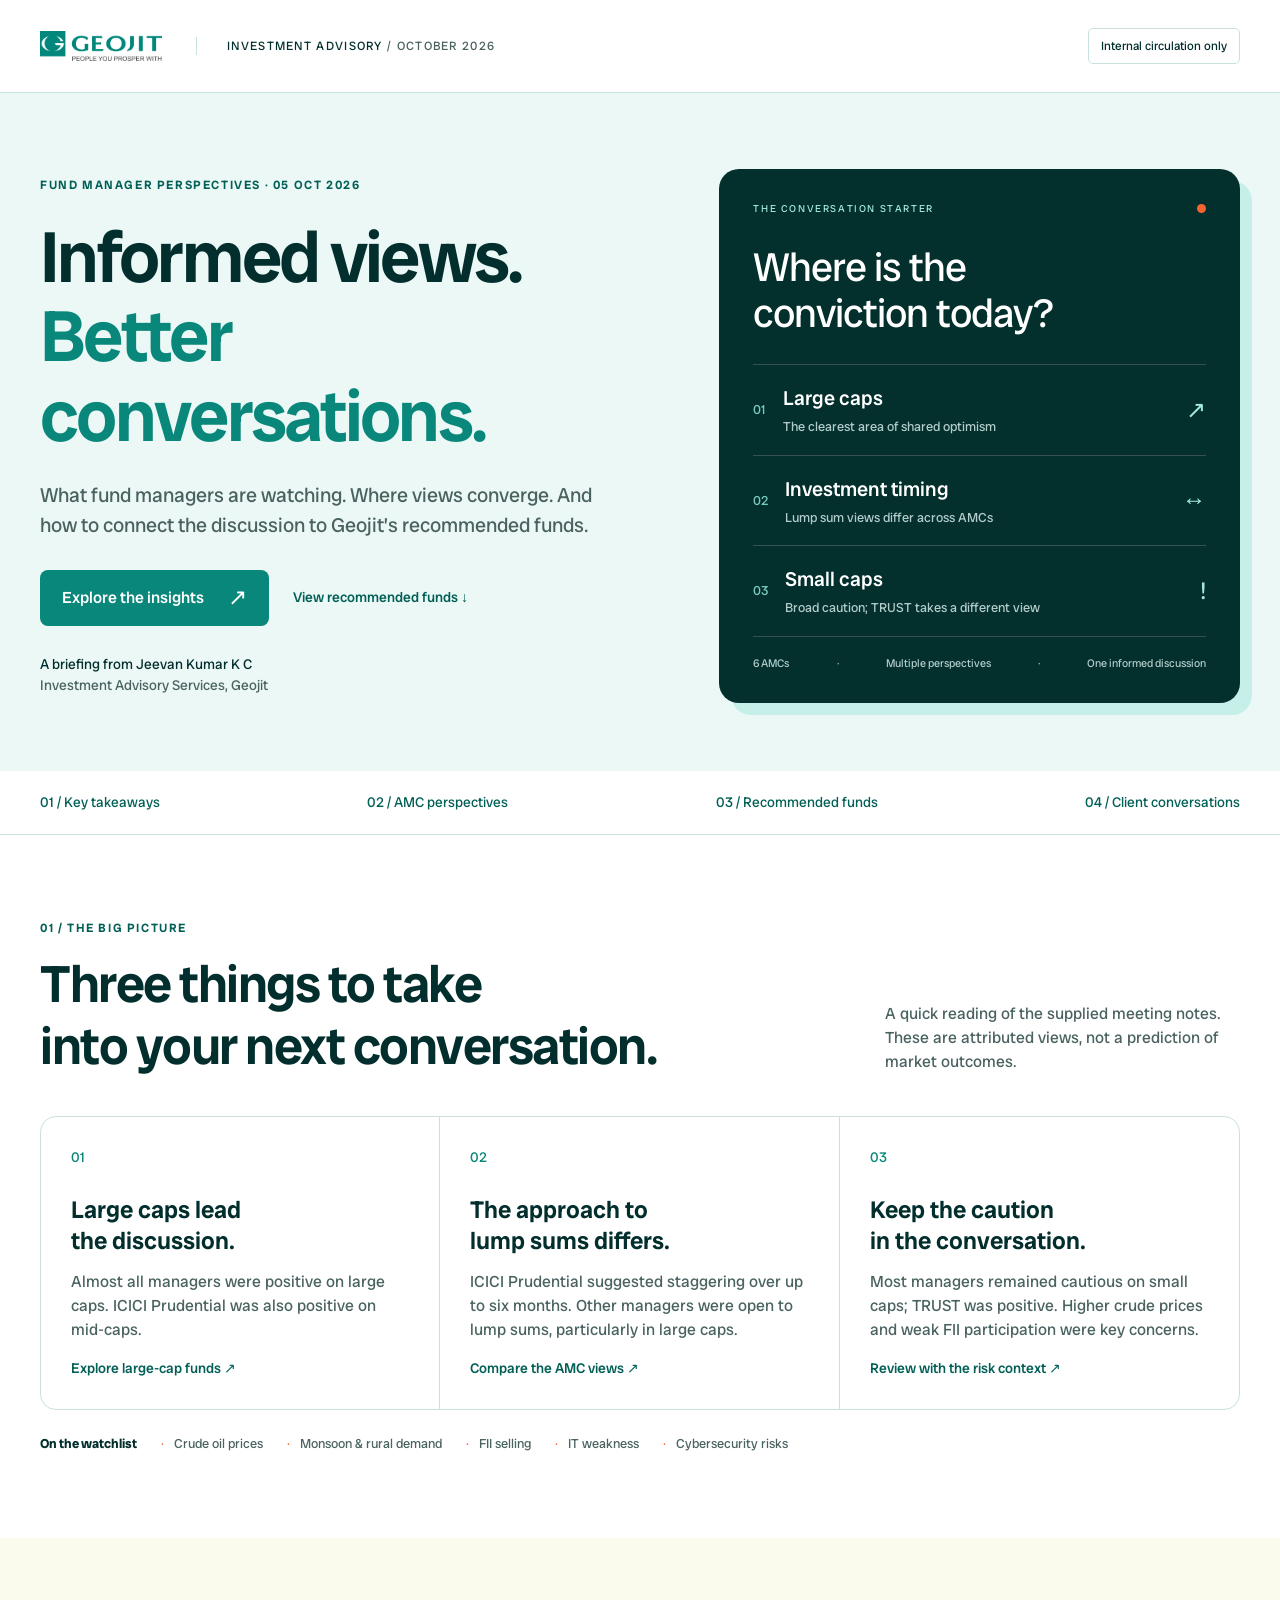
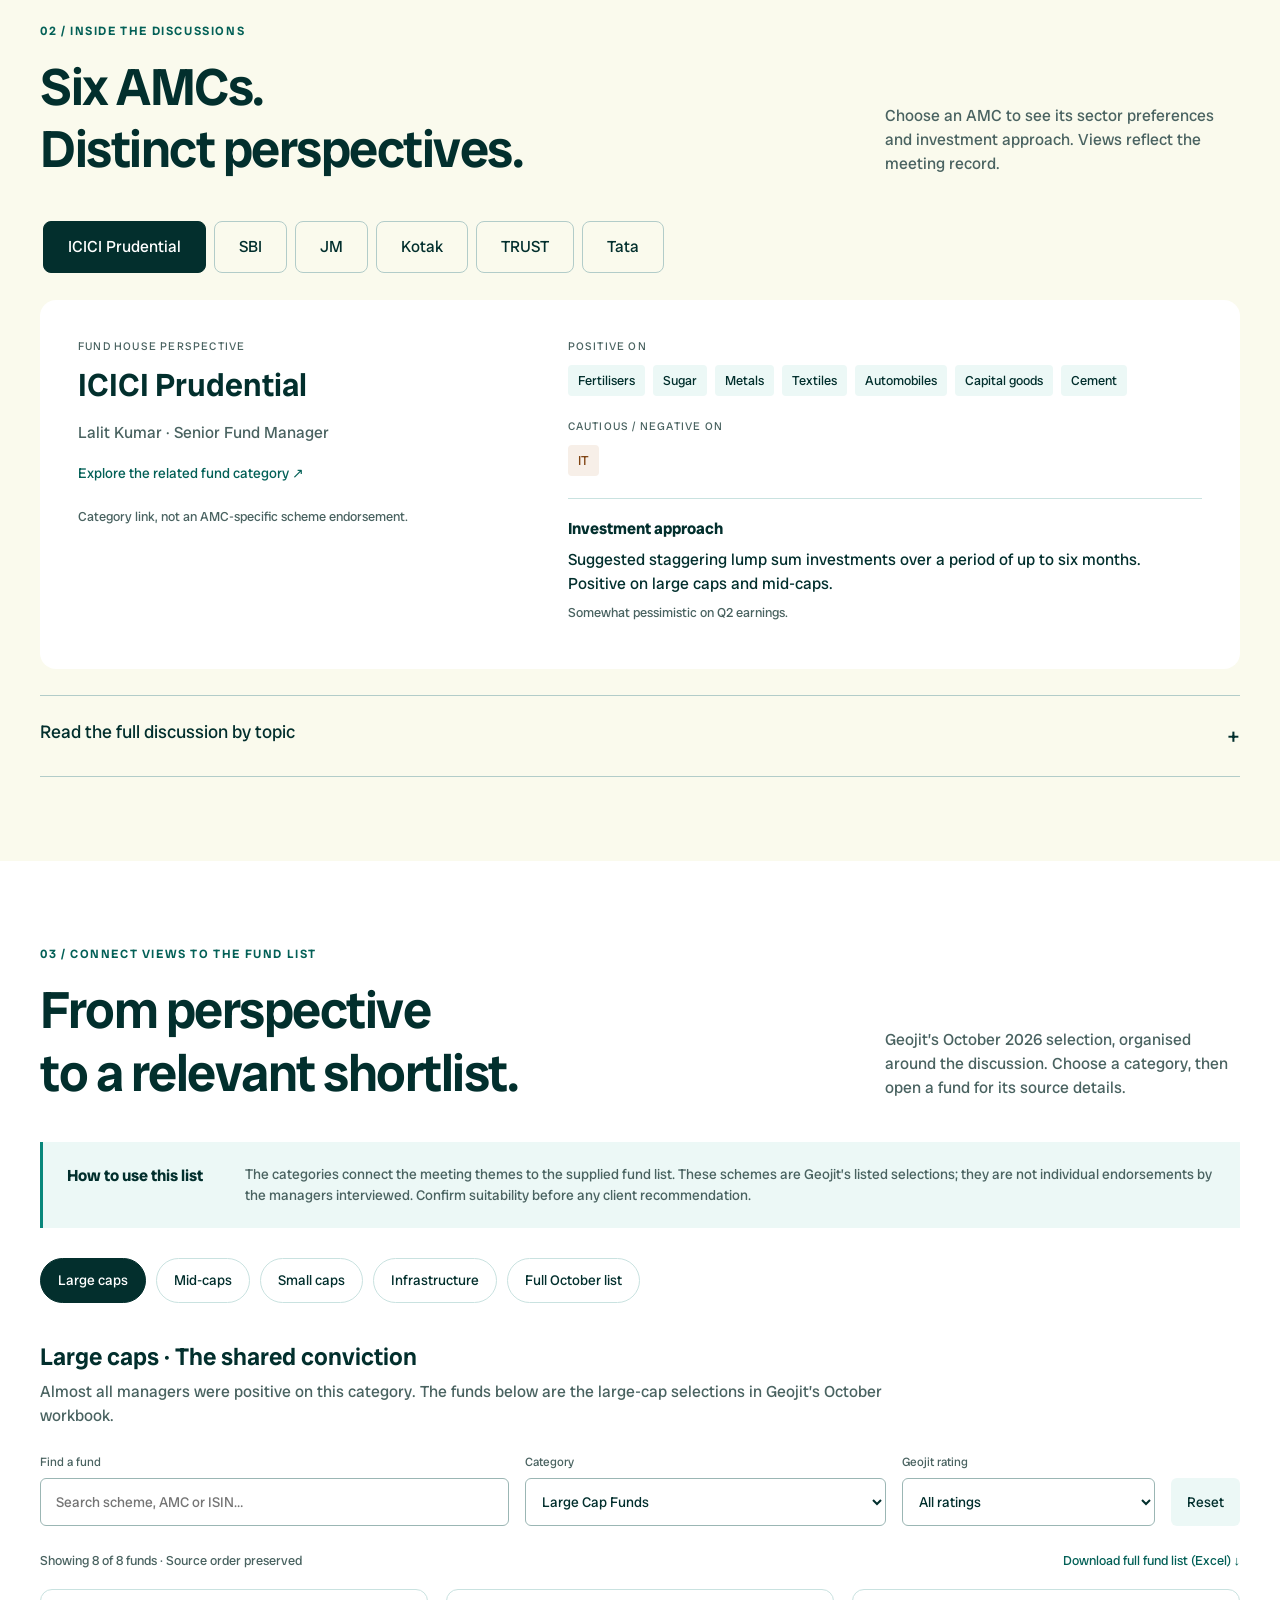
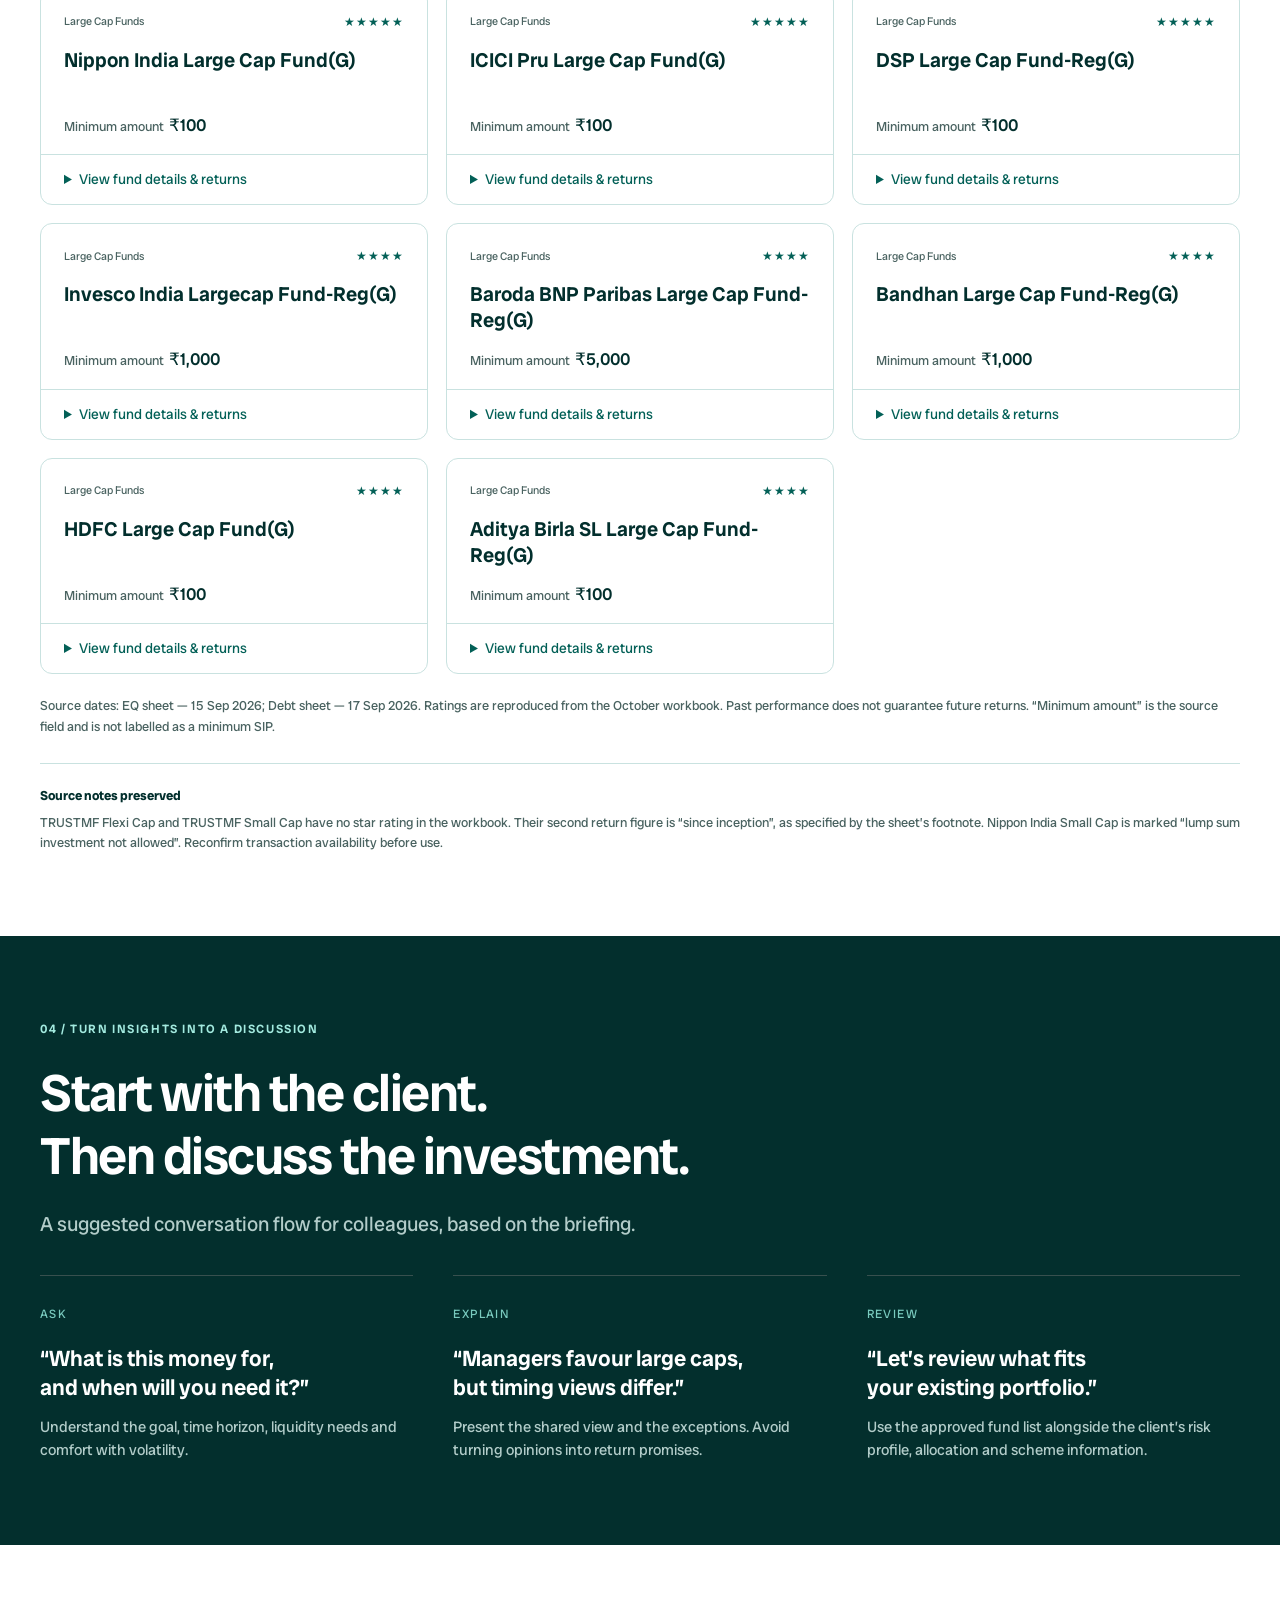
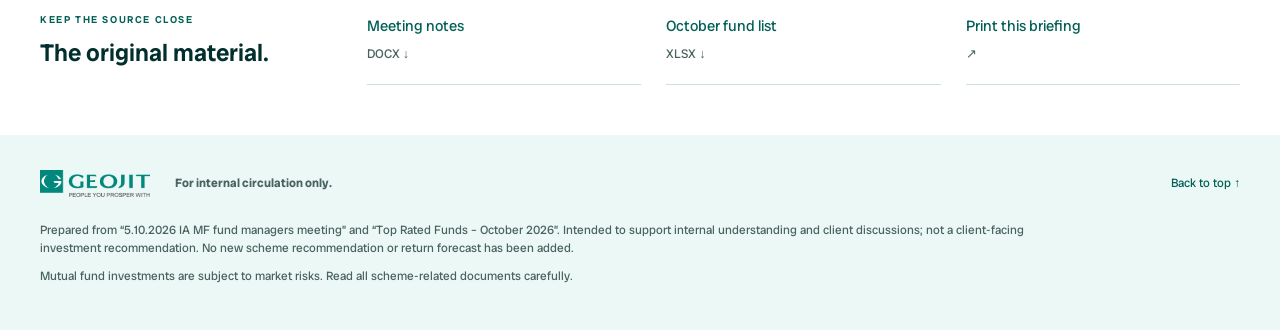
<file: index.html>
<!doctype html><html lang="en"><head><meta charset="utf-8"><meta name="viewport" content="width=device-width,initial-scale=1"><meta name="robots" content="noindex,nofollow"><meta name="theme-color" content="#032f2d"><title>Fund Manager Perspectives | Geojit</title><meta name="description" content="Internal investment advisory briefing: fund manager perspectives and Geojit's October 2026 fund selection."><link rel="stylesheet" href="assets/fonts.css"><link rel="stylesheet" href="style.css"></head><body>
<a class="skip" href="#main">Skip to content</a><header><div class="wrap header"><a href="#" aria-label="Geojit home"><img src="assets/geojit-logo.png" width="122" alt="Geojit"></a><span class="edition">INVESTMENT ADVISORY <span>/ OCTOBER 2026</span></span><span class="internal">Internal circulation only</span></div></header>
<main id="main"><section class="hero"><div class="wrap hero-grid"><div><p class="eyebrow">FUND MANAGER PERSPECTIVES · 05 OCT 2026</p><h1>Informed views.<br><em>Better conversations.</em></h1><p class="lead">What fund managers are watching. Where views converge. And how to connect the discussion to Geojit’s recommended funds.</p><div class="actions"><a class="button" href="#takeaways">Explore the insights <span>↗</span></a><a class="text-link" href="#funds">View recommended funds ↓</a></div><p class="byline">A briefing from Jeevan Kumar K C<br><span>Investment Advisory Services, Geojit</span></p></div><aside class="hero-note"><div class="note-top"><span>THE CONVERSATION STARTER</span><span class="orange-dot"></span></div><p class="note-title">Where is the<br>conviction today?</p><div class="signal"><span>01</span><div><strong>Large caps</strong><small>The clearest area of shared optimism</small></div><span>↗</span></div><div class="signal"><span>02</span><div><strong>Investment timing</strong><small>Lump sum views differ across AMCs</small></div><span>↔</span></div><div class="signal"><span>03</span><div><strong>Small caps</strong><small>Broad caution; TRUST takes a different view</small></div><span>!</span></div><div class="note-foot">6 AMCs <span>·</span> Multiple perspectives <span>·</span> One informed discussion</div></aside></div></section>
<nav class="section-nav" aria-label="Page sections"><div class="wrap"><a href="#takeaways">01 / Key takeaways</a><a href="#perspectives">02 / AMC perspectives</a><a href="#funds">03 / Recommended funds</a><a href="#conversation">04 / Client conversations</a></div></nav>
<section class="wrap section" id="takeaways"><div class="section-intro"><div><p class="eyebrow">01 / THE BIG PICTURE</p><h2>Three things to take<br>into your next conversation.</h2></div><p>A quick reading of the supplied meeting notes. These are attributed views, not a prediction of market outcomes.</p></div><div class="takeaways"><article><span class="number">01</span><h3>Large caps lead<br>the discussion.</h3><p>Almost all managers were positive on large caps. ICICI Prudential was also positive on mid-caps.</p><a href="#funds" data-category="Large Cap Funds">Explore large-cap funds ↗</a></article><article><span class="number">02</span><h3>The approach to<br>lump sums differs.</h3><p>ICICI Prudential suggested staggering over up to six months. Other managers were open to lump sums, particularly in large caps.</p><a href="#perspectives">Compare the AMC views ↗</a></article><article><span class="number">03</span><h3>Keep the caution<br>in the conversation.</h3><p>Most managers remained cautious on small caps; TRUST was positive. Higher crude prices and weak FII participation were key concerns.</p><a href="#funds" data-category="Small Cap Funds">Review with the risk context ↗</a></article></div><div class="watch-strip"><strong>On the watchlist</strong><span>Crude oil prices</span><span>Monsoon & rural demand</span><span>FII selling</span><span>IT weakness</span><span>Cybersecurity risks</span></div></section>
<section class="tint" id="perspectives"><div class="wrap section"><div class="section-intro"><div><p class="eyebrow">02 / INSIDE THE DISCUSSIONS</p><h2>Six AMCs.<br>Distinct perspectives.</h2></div><p>Choose an AMC to see its sector preferences and investment approach. Views reflect the meeting record.</p></div><div class="amc-tabs" role="tablist" aria-label="AMC perspectives"></div><article class="amc-panel" id="amc-panel" role="tabpanel" tabindex="0"></article><details class="meeting"><summary>Read the full discussion by topic <span>+</span></summary><div class="topics" id="topics"><details><summary>Global Uncertainties/ Other concerns</summary><div class="answer">All the fund managers have shared their concerns on high crude oil price. According to them, crude prices are the real worry than geopolitical conflicts or wars. Weak monsoon is another threat (Tata and Kotak FMs highlighted this), due to this the rural demand will continue to face challenges. Continued FII selling remains an important factor to monitor. Weak performance in the IT sector has been a key factor affecting overall large cap fund performance. Growing concerns around data protection and cybersecurity remain an important business risk for many sectors.<br></div></details><details><summary>FPI/DII activities/Q1 corporate earnings and view about Q2 earnings</summary><div class="answer">Weak FII participation is expected to continue for 3rd quarter too. DIIs are supporting but it is limited. All fund managers believed that the Q1 earnings were either good or at least satisfactory. Few FMs think that the Q2 is expected to be reasonable, but Kotak and ICICI prudential fund managers are somewhat pessimistic on Q2.</div></details><details><summary>Sectoral view in general</summary><div class="answer">TRUST: Positive on industrials, financial services particularly with lending companies, consumer goods and health care. Negative on IT.<br>SBI: Positive on manufacturing, power, infrastructure, financial services but cautious with IT and Public sectors.<br>KOTAK: Positive on infrastructure, banking, manufacturing, and healthcare, while remaining cautious on IT, defence, insurance.<br>TATA: Positive on banking, manufacturing, pharmaceuticals, infrastructure, negative on IT<br>JM: Positive on manufacturing, export-oriented businesses, fintech. Cautious on banking and IT.<br>ICICI Pru: Positive on fertilisers, sugar, metals, textiles, automobiles, capital goods, and cement sectors while negative on IT.</div></details><details><summary>View on lumpsum/staggered investments</summary><div class="answer">ICICI has suggested to stagger the lumpsum investments for a period up to 6 months while all other fund managers have given green signal for lumpsum investments especially in large-cap funds. Trust and JM welcome lumpsum in all caps of funds.</div></details><details><summary>View on prominent MF categories/which categories are better in the prevailing market condition</summary><div class="answer">Almost all the FMs are positive on large caps, and they expect the long-term return from the segment to be around 12% to 13%, while 15% returns would be considered as a good outcome. ICICI is positive on mid-caps too whereas almost all the managers were of the view that small caps are still not in the safer zone to infuse money. Trust shared a different view; they are very positive on small caps.<br>A general view is that the SIFs can be considered for investors with appropriate risk appetite (as an alternative for small caps and micro caps).<br></div></details><details><summary>View on HDFC Bank&#x27;s recent developments</summary><div class="answer">All fund managers had shared either neutral or negative view on HDFC Bank and are optimistic that the bank will come out from the ongoing internal challenges for sure, at the same time they are of the view that, unlike in the past, investors can expect only a relatively moderate growth in the coming years. Size of the bank has become huge, and it wouldn’t be easy for them to adopt new changes quickly.</div></details><details><summary>Behavioural changes, if any, they noticed with the mindset of investors</summary><div class="answer">Fund managers admitted that the style of mutual fund investments and the attitude of investors are rapidly changing.  AMFI’s “mutual fund sahi hai” campaign has been playing a key role in this. Investors are well informed and very enthusiastic to adapt to industry changes. AMCs are competing with each other to gain the mind share of investors not only in terms of fund performance but also in ease of investing.</div></details><details><summary>Few other remarks made by FMs. </summary><div class="answer">Among newly listed stocks, the manufacturing-focused companies will continue to provide investment opportunities.<br>FCNR deposits continue to be beneficial for banks.<br>China has made significant progress in the EV segment, the same trend will continue in India as well.<br></div></details></div><p class="fine">The full discussion reproduces the supplied note. Return expectations and bank-specific comments are the managers’ recorded opinions, not assured outcomes or independently verified current facts.</p></details></div></section>
<section class="wrap section" id="funds"><div class="section-intro"><div><p class="eyebrow">03 / CONNECT VIEWS TO THE FUND LIST</p><h2>From perspective<br>to a relevant shortlist.</h2></div><p>Geojit’s October 2026 selection, organised around the discussion. Choose a category, then open a fund for its source details.</p></div><div class="source-note"><strong>How to use this list</strong><p>The categories connect the meeting themes to the supplied fund list. These schemes are Geojit’s listed selections; they are not individual endorsements by the managers interviewed. Confirm suitability before any client recommendation.</p></div><div class="focus-tabs" aria-label="Fund category shortcuts"><button data-filter="Large Cap Funds" aria-pressed="true">Large caps</button><button data-filter="Mid Cap Funds" aria-pressed="false">Mid-caps</button><button data-filter="Small Cap Funds" aria-pressed="false">Small caps</button><button data-filter="Infrastructure Funds" aria-pressed="false">Infrastructure</button><button data-filter="all" aria-pressed="false">Full October list</button></div><div id="category-context" class="category-context"></div><div class="filters"><label class="search-label">Find a fund<input type="search" id="search" placeholder="Search scheme, AMC or ISIN…"></label><label>Category<select id="category"><option value="all">All categories</option></select></label><label>Geojit rating<select id="rating"><option value="all">All ratings</option><option value="5">5 stars</option><option value="4">4 stars</option><option value="none">Not rated in source</option></select></label><button class="reset" id="reset">Reset</button></div><div class="result-bar"><span id="count" role="status" aria-live="polite"></span><a href="assets/top-rated-funds-october-2026.xlsx" download>Download full fund list (Excel) ↓</a></div><div id="fund-grid" class="fund-grid"></div><button class="button load-more" id="more">Show more funds <span>↓</span></button><p class="fine">Source dates: EQ sheet — 15 Sep 2026; Debt sheet — 17 Sep 2026. Ratings are reproduced from the October workbook. Past performance does not guarantee future returns. “Minimum amount” is the source field and is not labelled as a minimum SIP.</p><div class="data-note"><strong>Source notes preserved</strong><p>TRUSTMF Flexi Cap and TRUSTMF Small Cap have no star rating in the workbook. Their second return figure is “since inception”, as specified by the sheet’s footnote. Nippon India Small Cap is marked “lump sum investment not allowed”. Reconfirm transaction availability before use.</p></div></section>
<section class="conversation" id="conversation"><div class="wrap section"><p class="eyebrow">04 / TURN INSIGHTS INTO A DISCUSSION</p><h2>Start with the client.<br>Then discuss the investment.</h2><p class="lead">A suggested conversation flow for colleagues, based on the briefing.</p><div class="conversation-grid"><article><span>ASK</span><h3>“What is this money for,<br>and when will you need it?”</h3><p>Understand the goal, time horizon, liquidity needs and comfort with volatility.</p></article><article><span>EXPLAIN</span><h3>“Managers favour large caps,<br>but timing views differ.”</h3><p>Present the shared view and the exceptions. Avoid turning opinions into return promises.</p></article><article><span>REVIEW</span><h3>“Let’s review what fits<br>your existing portfolio.”</h3><p>Use the approved fund list alongside the client’s risk profile, allocation and scheme information.</p></article></div></div></section>
<section class="wrap resources"><div><p class="eyebrow">KEEP THE SOURCE CLOSE</p><h3>The original material.</h3></div><a href="assets/fund-manager-meeting-notes.docx" download>Meeting notes <small>DOCX ↓</small></a><a href="assets/top-rated-funds-october-2026.xlsx" download>October fund list <small>XLSX ↓</small></a><button id="print">Print this briefing <small>↗</small></button></section>
</main><footer><div class="wrap"><div class="footer-top"><img src="assets/geojit-logo.png" width="110" alt="Geojit"><strong>For internal circulation only.</strong><a href="#">Back to top ↑</a></div><p>Prepared from “5.10.2026 IA MF fund managers meeting” and “Top Rated Funds – October 2026”. Intended to support internal understanding and client discussions; not a client-facing investment recommendation. No new scheme recommendation or return forecast has been added.</p><p>Mutual fund investments are subject to market risks. Read all scheme-related documents carefully.</p></div></footer><script src="funds.js"></script><script src="app.js"></script></body></html>
</file>
<file: assets/fonts.css>
@font-face {
  font-family: 'Radio Canada Big';
  font-style: normal;
  font-weight: 400;
  font-display: swap;
  src: url(font-0.woff2) format('truetype');
}
@font-face {
  font-family: 'Radio Canada Big';
  font-style: normal;
  font-weight: 500;
  font-display: swap;
  src: url(font-1.woff2) format('truetype');
}
@font-face {
  font-family: 'Radio Canada Big';
  font-style: normal;
  font-weight: 600;
  font-display: swap;
  src: url(font-2.woff2) format('truetype');
}
@font-face {
  font-family: 'Radio Canada Big';
  font-style: normal;
  font-weight: 700;
  font-display: swap;
  src: url(font-3.woff2) format('truetype');
}
</file>
<file: style.css>
:root{--primary:#09877b;--bold:#036057;--deep:#032f2d;--ink:#022f2d;--muted:#4a6361;--line:#c9e2e0;--mint:#ecf8f6;--cream:#fafaed;--orange:#f3642f;--white:#fff;--radius:16px}*{box-sizing:border-box}html{scroll-behavior:smooth;scroll-padding-top:82px}body{margin:0;font:16px/1.5 'Radio Canada Big',Arial,sans-serif;color:var(--ink);background:white}button,input,select{font:inherit}button,a,input,select,summary{-webkit-tap-highlight-color:transparent}a{color:var(--bold);text-decoration:none}a:hover{text-decoration:underline}button,summary{cursor:pointer}button:focus-visible,a:focus-visible,summary:focus-visible,input:focus-visible,select:focus-visible{outline:3px solid var(--orange);outline-offset:4px}button{color:inherit}img{max-width:100%;height:auto}.wrap{max-width:1200px;margin:auto;width:calc(100% - 64px)}header{background:white;border-bottom:1px solid var(--line)}.header{min-height:92px;display:flex;align-items:center;gap:34px}.header img{display:block}.edition{font-size:12px;letter-spacing:1.3px;border-left:1px solid var(--line);padding-left:30px}.edition span{color:var(--muted)}.internal{margin-left:auto;font-size:12px;padding:8px 12px;border:1px solid var(--line);border-radius:5px}.hero{background:var(--mint);padding:76px 0 68px;overflow:hidden}.hero-grid{display:grid;grid-template-columns:1.18fr 1fr;gap:65px;align-items:center}.eyebrow{font-size:12px;font-weight:600;letter-spacing:1.6px;margin:0 0 24px;color:var(--bold)}h1,h2,h3,p{margin-top:0}h1{font-size:72px;line-height:1.1;letter-spacing:-2.7px;font-weight:600;margin-bottom:24px}h1 em{font-style:normal;color:var(--primary)}h2{font-size:52px;font-weight:600;line-height:1.2;letter-spacing:-1.5px;margin:0}h3{font-size:24px;line-height:1.3;font-weight:600;margin-bottom:14px}.lead{font-size:20px;line-height:1.5;color:var(--muted);max-width:560px}.actions{display:flex;gap:24px;align-items:center;flex-wrap:wrap;margin-top:30px}.button{display:inline-flex;gap:24px;align-items:center;justify-content:center;min-height:56px;border:0;background:var(--primary);border-radius:8px;padding:16px 22px;color:white;font-size:16px;font-weight:500}.button:hover{background:var(--bold);text-decoration:none}.button span{font-size:23px;line-height:1}.text-link{font-size:14px;font-weight:500}.byline{font-size:14px;margin:28px 0 0}.byline span{color:var(--muted)}.hero-note{background:var(--deep);color:white;border-radius:20px;padding:32px 34px;position:relative;box-shadow:12px 12px 0 #c7efea}.note-top{display:flex;justify-content:space-between;align-items:center;font-size:10px;letter-spacing:1.6px;color:#a3eadf}.orange-dot{height:9px;width:9px;background:var(--orange);border-radius:50%}.note-title{font-size:40px;line-height:1.15;letter-spacing:-1px;margin:28px 0}.signal{display:flex;gap:17px;padding:18px 0;border-top:1px solid #38504e;align-items:center}.signal>span:first-child{color:#79cabe;font-size:13px}.signal>span:last-child{margin-left:auto;color:#a3eadf;font-size:24px}.signal strong{font-size:20px;font-weight:500;display:block}.signal small{display:block;font-size:13px;color:#b2ccc9;margin-top:4px}.note-foot{font-size:11px;color:#b2ccc9;padding-top:18px;border-top:1px solid #38504e;display:flex;justify-content:space-between;gap:5px}.section-nav{position:sticky;top:0;z-index:5;background:white;border-bottom:1px solid var(--line)}.section-nav .wrap{display:flex;justify-content:space-between;gap:24px;overflow:auto}.section-nav a{font-size:14px;white-space:nowrap;padding:21px 0}.section{padding:84px 0}.section-intro{display:flex;justify-content:space-between;align-items:end;gap:70px;margin-bottom:38px}.section-intro>p{max-width:355px;color:var(--muted);margin-bottom:4px}.section-intro .eyebrow{margin-bottom:16px}.takeaways{display:grid;grid-template-columns:repeat(3,1fr);border:1px solid var(--line);border-radius:16px;overflow:hidden}.takeaways article{padding:30px;border-right:1px solid var(--line);display:flex;flex-direction:column}.takeaways article:last-child{border:0}.number{font-size:14px;color:var(--primary);margin-bottom:26px}.takeaways p{color:var(--muted)}.takeaways a{font-size:14px;font-weight:500;margin-top:auto}.watch-strip{display:flex;gap:12px 24px;flex-wrap:wrap;align-items:center;padding:24px 0 0;font-size:13px;color:var(--muted)}.watch-strip strong{color:var(--ink)}.watch-strip span::before{content:'·';margin-right:10px;color:var(--orange)}.tint{background:var(--cream)}.amc-tabs{display:flex;gap:8px;overflow:auto;margin:0 0 24px;padding:3px}.amc-tabs button{white-space:nowrap;background:transparent;border:1px solid #b2ccc9;border-radius:8px;padding:13px 24px;min-height:48px}.amc-tabs button[aria-selected=true]{background:var(--deep);border-color:var(--deep);color:white}.amc-panel{display:grid;grid-template-columns:1fr 1.45fr;gap:52px;background:white;border-radius:16px;padding:38px}.amc-panel h3{font-size:32px}.amc-person{font-size:16px;max-width:290px;color:var(--muted)}.amc-label{font-size:11px;letter-spacing:1.2px;color:var(--muted);margin-bottom:10px}.tag-row{display:flex;gap:8px;flex-wrap:wrap;margin-bottom:22px}.tag{font-size:13px;background:var(--mint);padding:6px 10px;border-radius:4px}.tag.caution{background:#f7efe8;color:#7f4312}.approach{padding-top:18px;border-top:1px solid var(--line)}.approach p{margin:7px 0}.small-link{font-size:14px}.meeting{margin-top:26px;border-top:1px solid #b2ccc9;border-bottom:1px solid #b2ccc9}.meeting>summary{list-style:none;display:flex;justify-content:space-between;padding:22px 0;font-size:18px}.meeting>summary span{font-size:24px}.topics details{border-top:1px solid var(--line);background:white}.topics summary{padding:18px;font-weight:500}.answer{padding:0 20px 20px;color:var(--muted);font-size:15px}.fine{font-size:13px;color:var(--muted);line-height:1.6;margin:22px 0 0}.source-note{display:flex;gap:28px;background:var(--mint);border-left:3px solid var(--primary);padding:22px 24px;margin-bottom:30px}.source-note strong{min-width:150px}.source-note p{margin:0;font-size:14px;color:var(--muted)}.focus-tabs{display:flex;gap:10px;flex-wrap:wrap;margin-bottom:20px}.focus-tabs button{background:white;border:1px solid var(--line);padding:11px 17px;border-radius:30px;font-size:14px}.focus-tabs button[aria-pressed=true]{background:var(--deep);color:white;border-color:var(--deep)}.category-context{padding:18px 0 25px;max-width:900px}.category-context h3{font-size:24px;margin-bottom:8px}.category-context p{margin:0;color:var(--muted);font-size:16px}.filters{display:grid;grid-template-columns:1.3fr 1fr .7fr auto;gap:16px;align-items:end}.filters label{font-size:12px;color:var(--muted)}input,select{display:block;width:100%;min-height:48px;padding:12px;border:1px solid #9bb6b4;background:white;border-radius:6px;color:var(--ink);font-size:14px;margin-top:7px}input[type=search]{padding-left:15px}.reset{border:0;background:var(--mint);height:48px;border-radius:6px;padding:10px 16px;font-size:14px}.result-bar{display:flex;justify-content:space-between;gap:20px;margin:25px 0 18px;font-size:13px}.result-bar span{color:var(--muted)}.fund-grid{display:grid;grid-template-columns:repeat(3,1fr);gap:18px}.fund{border:1px solid var(--line);border-radius:12px;overflow:hidden;display:flex;flex-direction:column}.fund-head{padding:23px 23px 16px}.fund-meta{display:flex;justify-content:space-between;gap:10px;align-items:center;margin-bottom:16px}.fund-category{font-size:11px;color:var(--muted)}.stars{font-size:12px;color:var(--bold);white-space:nowrap;letter-spacing:1px}.stars.unrated{letter-spacing:0;font-size:11px}.fund h3{font-size:20px;margin:0 0 14px;min-height:52px}.fund-min{font-size:13px;color:var(--muted)}.fund-min strong{color:var(--ink);font-size:17px;margin-left:5px;font-weight:500}.fund details{border-top:1px solid var(--line);margin-top:auto}.fund summary{padding:14px 23px;font-size:14px;color:var(--bold)}.fund-detail{padding:0 23px 20px;font-size:13px}.fund-detail p{margin:8px 0;color:var(--muted)}.metrics{display:grid;grid-template-columns:repeat(3,1fr);gap:8px;margin:10px 0 14px}.metrics span{font-size:11px;color:var(--muted)}.metrics strong{display:block;font-size:16px;color:var(--ink);font-weight:500}.warning{font-size:12px;color:#7f4312;background:#f7efe8;padding:8px 10px;margin-top:12px}.load-more{display:flex;margin:28px auto 0}.data-note{padding-top:22px;margin-top:25px;border-top:1px solid var(--line);font-size:13px}.data-note p{color:var(--muted);margin:8px 0 0}.empty{grid-column:1/-1;background:var(--mint);padding:30px;border-radius:12px}.conversation{background:var(--deep);color:white}.conversation .eyebrow{color:#a3eadf}.conversation .lead{color:#b2ccc9;margin:22px 0 36px;max-width:none}.conversation-grid{display:grid;grid-template-columns:repeat(3,1fr);gap:40px}.conversation-grid article{border-top:1px solid #38504e;padding-top:25px}.conversation-grid article>span{font-size:12px;color:#79cabe;letter-spacing:1.4px}.conversation-grid h3{font-size:22px;margin:20px 0 14px}.conversation-grid p{font-size:15px;color:#b2ccc9;margin:0}.resources{display:grid;grid-template-columns:1.1fr 1fr 1fr 1fr;gap:25px;padding:50px 0;align-items:center}.resources .eyebrow{font-size:10px;margin-bottom:10px}.resources h3{margin:0}.resources>a,.resources>button{padding:20px 0;border:0;border-bottom:1px solid var(--line);background:white;font-size:15px;text-align:left;color:var(--bold)}.resources small{display:block;color:var(--muted);margin-top:7px}footer{background:var(--mint);padding:35px 0;font-size:12px;color:var(--muted)}.footer-top{display:flex;gap:25px;align-items:center;margin-bottom:24px}.footer-top a{margin-left:auto}footer p{max-width:1000px;margin:10px 0}.skip{position:absolute;left:-9999px}.skip:focus{left:20px;top:20px;background:white;padding:16px;z-index:10}[hidden]{display:none!important}@media(min-width:1400px){h2{font-size:60px}}@media(max-width:1000px){h1{font-size:56px}.hero-grid{gap:30px}.hero-note{padding:26px}.section-intro{gap:35px}.fund-grid{grid-template-columns:repeat(2,1fr)}h2{font-size:40px}.filters{grid-template-columns:1fr 1fr}.resources{grid-template-columns:1fr 1fr}.takeaways article{padding:24px}.edition span{display:none}.conversation-grid{gap:24px}}@media(max-width:700px){.wrap{width:calc(100% - 36px)}.header{min-height:75px;gap:12px}.header img{width:100px}.edition{display:none}.internal{font-size:10px;padding:6px 8px}.hero{padding:42px 0 38px}.hero-grid{grid-template-columns:1fr;gap:35px}h1{font-size:40px;letter-spacing:-1px;line-height:1.1}.eyebrow{font-size:10px;letter-spacing:1.2px;margin-bottom:20px}.lead{font-size:18px}.actions{gap:18px;margin-top:22px}.hero-note{margin-right:8px;padding:26px}.note-title{font-size:32px}.note-foot{font-size:10px}.section-nav a{font-size:12px;padding:17px 0}.section{padding:48px 0}.section-intro{display:block;margin-bottom:28px}h2{font-size:32px;letter-spacing:-.6px}.section-intro>p{margin:18px 0 0;max-width:none}.takeaways{grid-template-columns:1fr}.takeaways article{border-right:0;border-bottom:1px solid var(--line);padding:24px}.number{margin-bottom:16px}.takeaways h3 br{display:none}.watch-strip{font-size:12px;gap:9px 17px}.amc-panel{grid-template-columns:1fr;gap:24px;padding:24px}.amc-person{max-width:none}.amc-tabs button{padding:11px 18px}.source-note{display:block;padding:20px}.source-note p{margin-top:10px}.focus-tabs{gap:7px}.focus-tabs button{font-size:12px;padding:9px 12px}.filters{gap:12px}.search-label{grid-column:1/-1}.filters>label:nth-child(2){grid-column:1/-1}.result-bar{flex-direction:column;gap:8px}.fund-grid{grid-template-columns:1fr}.fund h3{min-height:0}.fund-head{padding:21px}.conversation-grid{grid-template-columns:1fr;gap:30px}.conversation-grid h3 br{display:none}.resources{grid-template-columns:1fr;gap:16px;padding:36px 0}.resources>a,.resources>button{padding:12px 0;display:flex;align-items:center;justify-content:space-between}.resources small{margin:0}.footer-top{flex-wrap:wrap;gap:16px}.footer-top strong{font-size:11px}.footer-top a{margin-left:0}html{scroll-padding-top:65px}}@media(prefers-reduced-motion:reduce){html{scroll-behavior:auto}}@media print{.section-nav,.actions,.filters,.focus-tabs,.amc-tabs,.load-more,.resources,#print{display:none!important}.hero,.conversation,.tint{background:white!important;color:#022f2d}.hero-note{box-shadow:none}.section{padding:28px 0}.wrap{width:100%}h1{font-size:40px}h2{font-size:30px}.fund{break-inside:avoid}.conversation p,.conversation .lead{color:#4a6361}.fund-grid{grid-template-columns:repeat(2,1fr)}}
</file>
